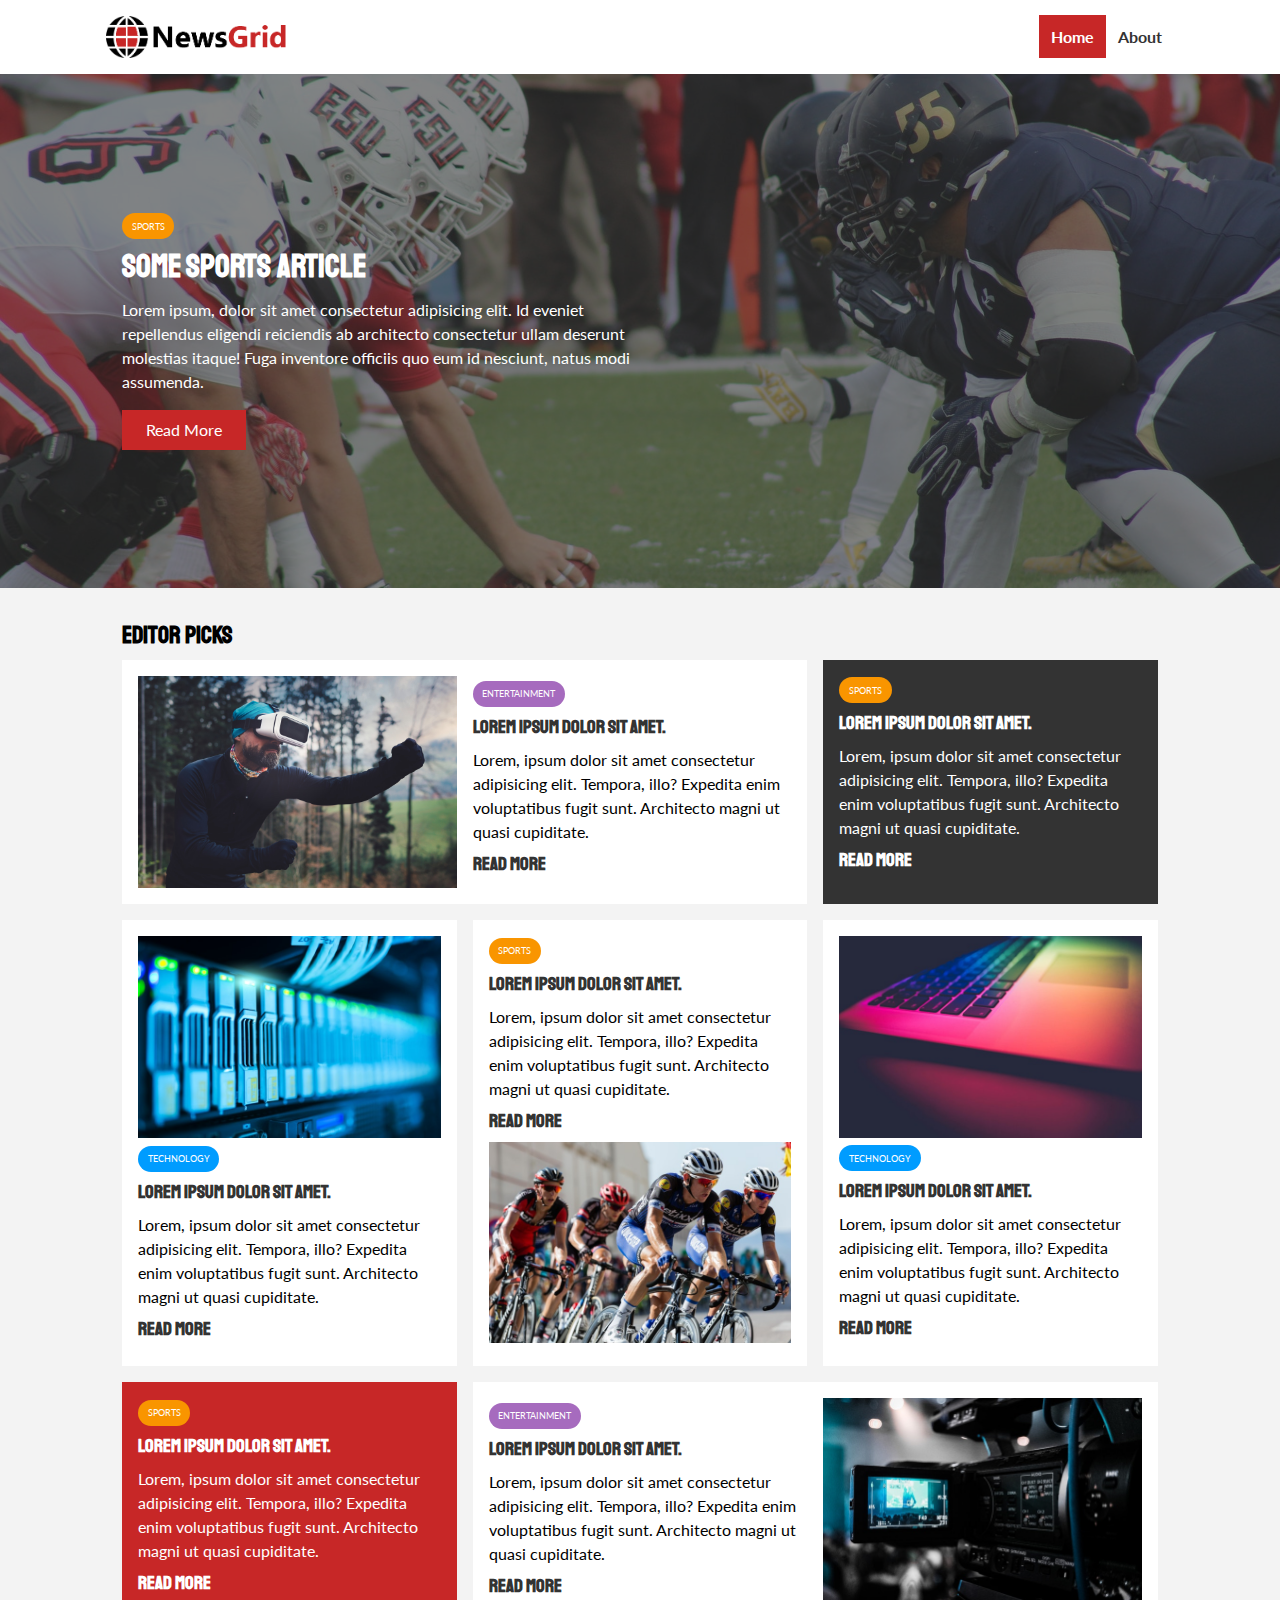
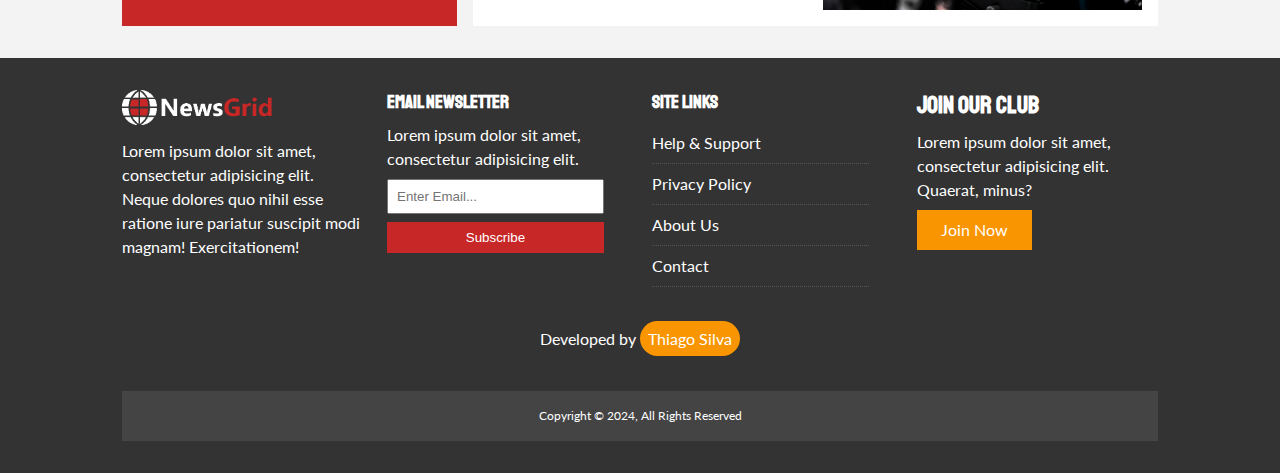
<file: index.html>
<!DOCTYPE html>
<html lang="en">
  <head>
    <meta charset="UTF-8" />
    <meta name="viewport" content="width=device-width, initial-scale=1.0" />
    <link rel="apple-touch-icon" sizes="180x180" href="/apple-touch-icon.png" />
    <link rel="icon" type="image/png" sizes="32x32" href="/favicon-32x32.png" />
    <link rel="icon" type="image/png" sizes="16x16" href="/favicon-16x16.png" />
    <link rel="manifest" href="/site.webmanifest" />
    <link
      rel="stylesheet"
      href="https://cdnjs.cloudflare.com/ajax/libs/font-awesome/6.5.2/css/all.min.css"
      integrity="sha512-SnH5WK+bZxgPHs44uWIX+LLJAJ9/2PkPKZ5QiAj6Ta86w+fsb2TkcmfRyVX3pBnMFcV7oQPJkl9QevSCWr3W6A=="
      crossorigin="anonymous"
      referrerpolicy="no-referrer"
    />

    <link rel="stylesheet" href="css/utilities.css" />
    <link rel="stylesheet" href="css/style.css" />
    <link
      rel="stylesheet"
      media="screen and (max-width: 768px)"
      href="css/mobile.css"
    />
    <title>NewsGrid | Latest News</title>
  </head>
  <body>
    <nav id="main-nav">
      <div class="container">
        <img class="logo" src="images/logo.png" alt="NewsGrid Logo" />
        <div class="social">
          <a href="https://facebook.com" target="_blank">
            <i class="fab fa-facebook fa-2x"></i>
          </a>
          <a href="https://twitter.com/.com" target="_blank">
            <i class="fab fa-twitter fa-2x"></i>
          </a>
          <a href="https://instagram.com" target="_blank">
            <i class="fab fa-instagram fa-2x"></i>
          </a>
          <a href="https://youtube.com" target="_blank">
            <i class="fab fa-youtube fa-2x"></i>
          </a>
        </div>
        <ul>
          <li><a class="current" href="index.html">Home</a></li>
          <li><a href="about.html">About</a></li>
        </ul>
      </div>
    </nav>

    <!-- SHOWCASE -->
    <header id="showcase">
      <div class="container">
        <div class="showcase-container">
          <div class="showcase-content">
            <div class="category category-sports">Sports</div>
            <h1>Some Sports Article</h1>
            <p>
              Lorem ipsum, dolor sit amet consectetur adipisicing elit. Id
              eveniet repellendus eligendi reiciendis ab architecto consectetur
              ullam deserunt molestias itaque! Fuga inventore officiis quo eum
              id nesciunt, natus modi assumenda.
            </p>
            <a target="_blank" href="article.html" class="btn btn-primary"
              >Read More</a
            >
          </div>
        </div>
      </div>
    </header>

    <!-- HOME ARTICLES -->
    <section id="home-articles" class="py-2">
      <div class="container">
        <h2>Editor Picks</h2>
        <div class="articles-container">
          <article class="card">
            <img src="images/articles/ent1.jpg" alt="Ent 01" />
            <div>
              <div class="category category-ent">Entertainment</div>
              <h3>
                <a target="_blank" href="article.html"
                  >Lorem ipsum dolor sit amet.</a
                >
              </h3>
              <p>
                Lorem, ipsum dolor sit amet consectetur adipisicing elit.
                Tempora, illo? Expedita enim voluptatibus fugit sunt. Architecto
                magni ut quasi cupiditate.
              </p>
              <h3 class="read-more">
                <a target="_blank" href="article.html"
                  ><i class="fas fa-chevron-right"></i> Read More</a
                >
              </h3>
            </div>
          </article>

          <article class="card bg-dark">
            <div class="category category-sports">Sports</div>
            <h3>
              <a target="_blank" href="article.html"
                >Lorem ipsum dolor sit amet.</a
              >
            </h3>
            <p>
              Lorem, ipsum dolor sit amet consectetur adipisicing elit. Tempora,
              illo? Expedita enim voluptatibus fugit sunt. Architecto magni ut
              quasi cupiditate.
            </p>
            <h3 class="read-more">
              <a target="_blank" href="article.html"
                ><i class="fas fa-chevron-right"></i> Read More</a
              >
            </h3>
          </article>

          <article class="card">
            <img src="images/articles/tech1.jpg" alt="Tech 01" />
            <div class="category category-tech">Technology</div>
            <h3>
              <a target="_blank" href="article.html"
                >Lorem ipsum dolor sit amet.</a
              >
            </h3>
            <p>
              Lorem, ipsum dolor sit amet consectetur adipisicing elit. Tempora,
              illo? Expedita enim voluptatibus fugit sunt. Architecto magni ut
              quasi cupiditate.
            </p>
            <h3 class="read-more">
              <a target="_blank" href="article.html"
                ><i class="fas fa-chevron-right"></i> Read More</a
              >
            </h3>
          </article>

          <article class="card">
            <div class="category category-sports">Sports</div>
            <h3>
              <a target="_blank" href="article.html"
                >Lorem ipsum dolor sit amet.</a
              >
            </h3>
            <p>
              Lorem, ipsum dolor sit amet consectetur adipisicing elit. Tempora,
              illo? Expedita enim voluptatibus fugit sunt. Architecto magni ut
              quasi cupiditate.
            </p>
            <h3 class="read-more">
              <a target="_blank" href="article.html"
                ><i class="fas fa-chevron-right"></i> Read More</a
              >
            </h3>
            <img src="images/articles/sports1.jpg" alt="Sports 01" />
          </article>

          <article class="card">
            <img src="images/articles/tech2.jpg" alt="Tech 02" />
            <div class="category category-tech">Technology</div>
            <h3>
              <a target="_blank" href="article.html"
                >Lorem ipsum dolor sit amet.</a
              >
            </h3>
            <p>
              Lorem, ipsum dolor sit amet consectetur adipisicing elit. Tempora,
              illo? Expedita enim voluptatibus fugit sunt. Architecto magni ut
              quasi cupiditate.
            </p>
            <h3 class="read-more">
              <a target="_blank" href="article.html"
                ><i class="fas fa-chevron-right"></i> Read More</a
              >
            </h3>
          </article>

          <article class="card bg-primary">
            <div class="category category-sports">Sports</div>
            <h3>
              <a target="_blank" href="article.html"
                >Lorem ipsum dolor sit amet.</a
              >
            </h3>
            <p>
              Lorem, ipsum dolor sit amet consectetur adipisicing elit. Tempora,
              illo? Expedita enim voluptatibus fugit sunt. Architecto magni ut
              quasi cupiditate.
            </p>
            <h3 class="read-more">
              <a target="_blank" href="article.html"
                ><i class="fas fa-chevron-right"></i> Read More</a
              >
            </h3>
          </article>

          <article class="card">
            <div>
              <div class="category category-ent">Entertainment</div>
              <h3>
                <a target="_blank" href="article.html"
                  >Lorem ipsum dolor sit amet.</a
                >
              </h3>
              <p>
                Lorem, ipsum dolor sit amet consectetur adipisicing elit.
                Tempora, illo? Expedita enim voluptatibus fugit sunt. Architecto
                magni ut quasi cupiditate.
              </p>
              <h3 class="read-more">
                <a target="_blank" href="article.html"
                  ><i class="fas fa-chevron-right"></i> Read More</a
                >
              </h3>
            </div>
            <img src="images/articles/ent2.jpg" alt="Ent 02" />
          </article>
        </div>
      </div>
    </section>

    <!-- FOOTER -->
    <footer id="main-footer" class="py-2">
      <div class="container footer-container">
        <div>
          <img src="images/logo_light.png" alt="Logo Light" />
          <p>
            Lorem ipsum dolor sit amet, consectetur adipisicing elit. Neque
            dolores quo nihil esse ratione iure pariatur suscipit modi magnam!
            Exercitationem!
          </p>
        </div>

        <div>
          <h3>Email Newsletter</h3>
          <p>Lorem ipsum dolor sit amet, consectetur adipisicing elit.</p>
          <form>
            <input type="email" placeholder="Enter Email..." />
            <input class="btn btn-primary" type="submit" value="Subscribe" />
          </form>
        </div>

        <div>
          <h3>Site Links</h3>
          <ul class="list">
            <li><a href="#">Help & Support</a></li>
            <li><a href="#">Privacy Policy</a></li>
            <li><a href="#">About Us</a></li>
            <li><a href="#">Contact</a></li>
          </ul>
        </div>

        <div>
          <h2>Join Our Club</h2>
          <p>
            Lorem ipsum dolor sit amet, consectetur adipisicing elit. Quaerat,
            minus?
          </p>
          <a href="#" class="btn btn-secondary">Join Now</a>
        </div>

        <div class="developer">
          <p>
            Developed by
            <a
              target="_blank"
              href="https://thiagotpsilva.github.io/portfolio/"
            >
              Thiago Silva
            </a>
          </p>
        </div>

        <div>
          <p>Copyright &copy; 2024, All Rights Reserved</p>
        </div>
      </div>
    </footer>
  </body>
</html>
</file>
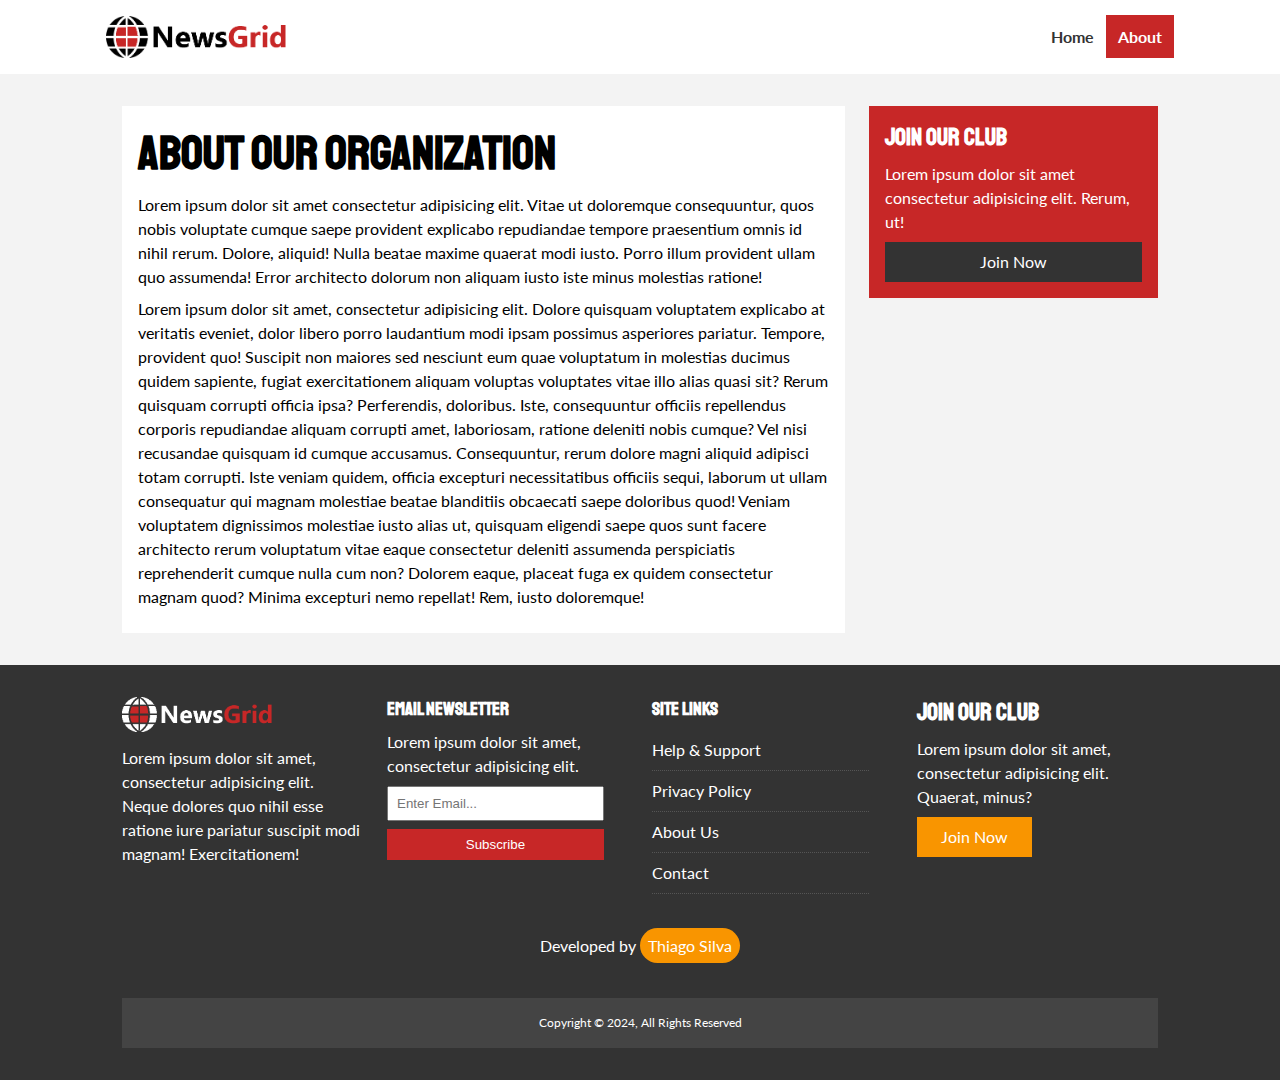
<file: about.html>
<!DOCTYPE html>
<html lang="en">
  <head>
    <meta charset="UTF-8" />
    <meta name="viewport" content="width=device-width, initial-scale=1.0" />
    <link rel="apple-touch-icon" sizes="180x180" href="/apple-touch-icon.png" />
    <link rel="icon" type="image/png" sizes="32x32" href="/favicon-32x32.png" />
    <link rel="icon" type="image/png" sizes="16x16" href="/favicon-16x16.png" />
    <link rel="manifest" href="/site.webmanifest" />
    <link
      rel="stylesheet"
      href="https://cdnjs.cloudflare.com/ajax/libs/font-awesome/6.5.2/css/all.min.css"
      integrity="sha512-SnH5WK+bZxgPHs44uWIX+LLJAJ9/2PkPKZ5QiAj6Ta86w+fsb2TkcmfRyVX3pBnMFcV7oQPJkl9QevSCWr3W6A=="
      crossorigin="anonymous"
      referrerpolicy="no-referrer"
    />

    <link rel="stylesheet" href="css/utilities.css" />
    <link rel="stylesheet" href="css/style.css" />
    <link
      rel="stylesheet"
      media="screen and (max-width: 768px)"
      href="css/mobile.css"
    />
    <title>NewsGrid | About</title>
  </head>
  <body>
    <nav id="main-nav">
      <div class="container">
        <img class="logo" src="images/logo.png" alt="NewsGrid Logo" />
        <div class="social">
          <a href="https://facebook.com" target="_blank">
            <i class="fab fa-facebook fa-2x"></i>
          </a>
          <a href="https://twitter.com/.com" target="_blank">
            <i class="fab fa-twitter fa-2x"></i>
          </a>
          <a href="https://instagram.com" target="_blank">
            <i class="fab fa-instagram fa-2x"></i>
          </a>
          <a href="https://youtube.com" target="_blank">
            <i class="fab fa-youtube fa-2x"></i>
          </a>
        </div>
        <ul>
          <li><a href="index.html">Home</a></li>
          <li><a class="current" href="about.html">About</a></li>
        </ul>
      </div>
    </nav>

    <!-- ABOUT -->
    <section id="about">
      <div class="container">
        <div class="page-container">
          <article class="card">
            <h1 class="l-heading">About Our Organization</h1>
            <p>
              Lorem ipsum dolor sit amet consectetur adipisicing elit. Vitae ut
              doloremque consequuntur, quos nobis voluptate cumque saepe
              provident explicabo repudiandae tempore praesentium omnis id nihil
              rerum. Dolore, aliquid! Nulla beatae maxime quaerat modi iusto.
              Porro illum provident ullam quo assumenda! Error architecto
              dolorum non aliquam iusto iste minus molestias ratione!
            </p>
            <p>
              Lorem ipsum dolor sit amet, consectetur adipisicing elit. Dolore
              quisquam voluptatem explicabo at veritatis eveniet, dolor libero
              porro laudantium modi ipsam possimus asperiores pariatur. Tempore,
              provident quo! Suscipit non maiores sed nesciunt eum quae
              voluptatum in molestias ducimus quidem sapiente, fugiat
              exercitationem aliquam voluptas voluptates vitae illo alias quasi
              sit? Rerum quisquam corrupti officia ipsa? Perferendis, doloribus.
              Iste, consequuntur officiis repellendus corporis repudiandae
              aliquam corrupti amet, laboriosam, ratione deleniti nobis cumque?
              Vel nisi recusandae quisquam id cumque accusamus. Consequuntur,
              rerum dolore magni aliquid adipisci totam corrupti. Iste veniam
              quidem, officia excepturi necessitatibus officiis sequi, laborum
              ut ullam consequatur qui magnam molestiae beatae blanditiis
              obcaecati saepe doloribus quod! Veniam voluptatem dignissimos
              molestiae iusto alias ut, quisquam eligendi saepe quos sunt facere
              architecto rerum voluptatum vitae eaque consectetur deleniti
              assumenda perspiciatis reprehenderit cumque nulla cum non? Dolorem
              eaque, placeat fuga ex quidem consectetur magnam quod? Minima
              excepturi nemo repellat! Rem, iusto doloremque!
            </p>
          </article>

          <aside class="card bg-primary">
            <h2>Join Our Club</h2>
            <p>
              Lorem ipsum dolor sit amet consectetur adipisicing elit. Rerum,
              ut!
            </p>
            <a href="#" class="btn btn-dark btn-block">Join Now</a>
          </aside>
        </div>
      </div>
    </section>

    <!-- FOOTER -->
    <footer id="main-footer" class="py-2">
      <div class="container footer-container">
        <div>
          <img src="images/logo_light.png" alt="Logo Light" />
          <p>
            Lorem ipsum dolor sit amet, consectetur adipisicing elit. Neque
            dolores quo nihil esse ratione iure pariatur suscipit modi magnam!
            Exercitationem!
          </p>
        </div>

        <div>
          <h3>Email Newsletter</h3>
          <p>Lorem ipsum dolor sit amet, consectetur adipisicing elit.</p>
          <form>
            <input type="email" placeholder="Enter Email..." />
            <input class="btn btn-primary" type="submit" value="Subscribe" />
          </form>
        </div>

        <div>
          <h3>Site Links</h3>
          <ul class="list">
            <li><a href="#">Help & Support</a></li>
            <li><a href="#">Privacy Policy</a></li>
            <li><a href="#">About Us</a></li>
            <li><a href="#">Contact</a></li>
          </ul>
        </div>

        <div>
          <h2>Join Our Club</h2>
          <p>
            Lorem ipsum dolor sit amet, consectetur adipisicing elit. Quaerat,
            minus?
          </p>
          <a href="#" class="btn btn-secondary">Join Now</a>
        </div>

        <div class="developer">
          <p>
            Developed by
            <a
              target="_blank"
              href="https://thiagotpsilva.github.io/portfolio/"
            >
              Thiago Silva
            </a>
          </p>
        </div>

        <div>
          <p>Copyright &copy; 2024, All Rights Reserved</p>
        </div>
      </div>
    </footer>
  </body>
</html>
</file>
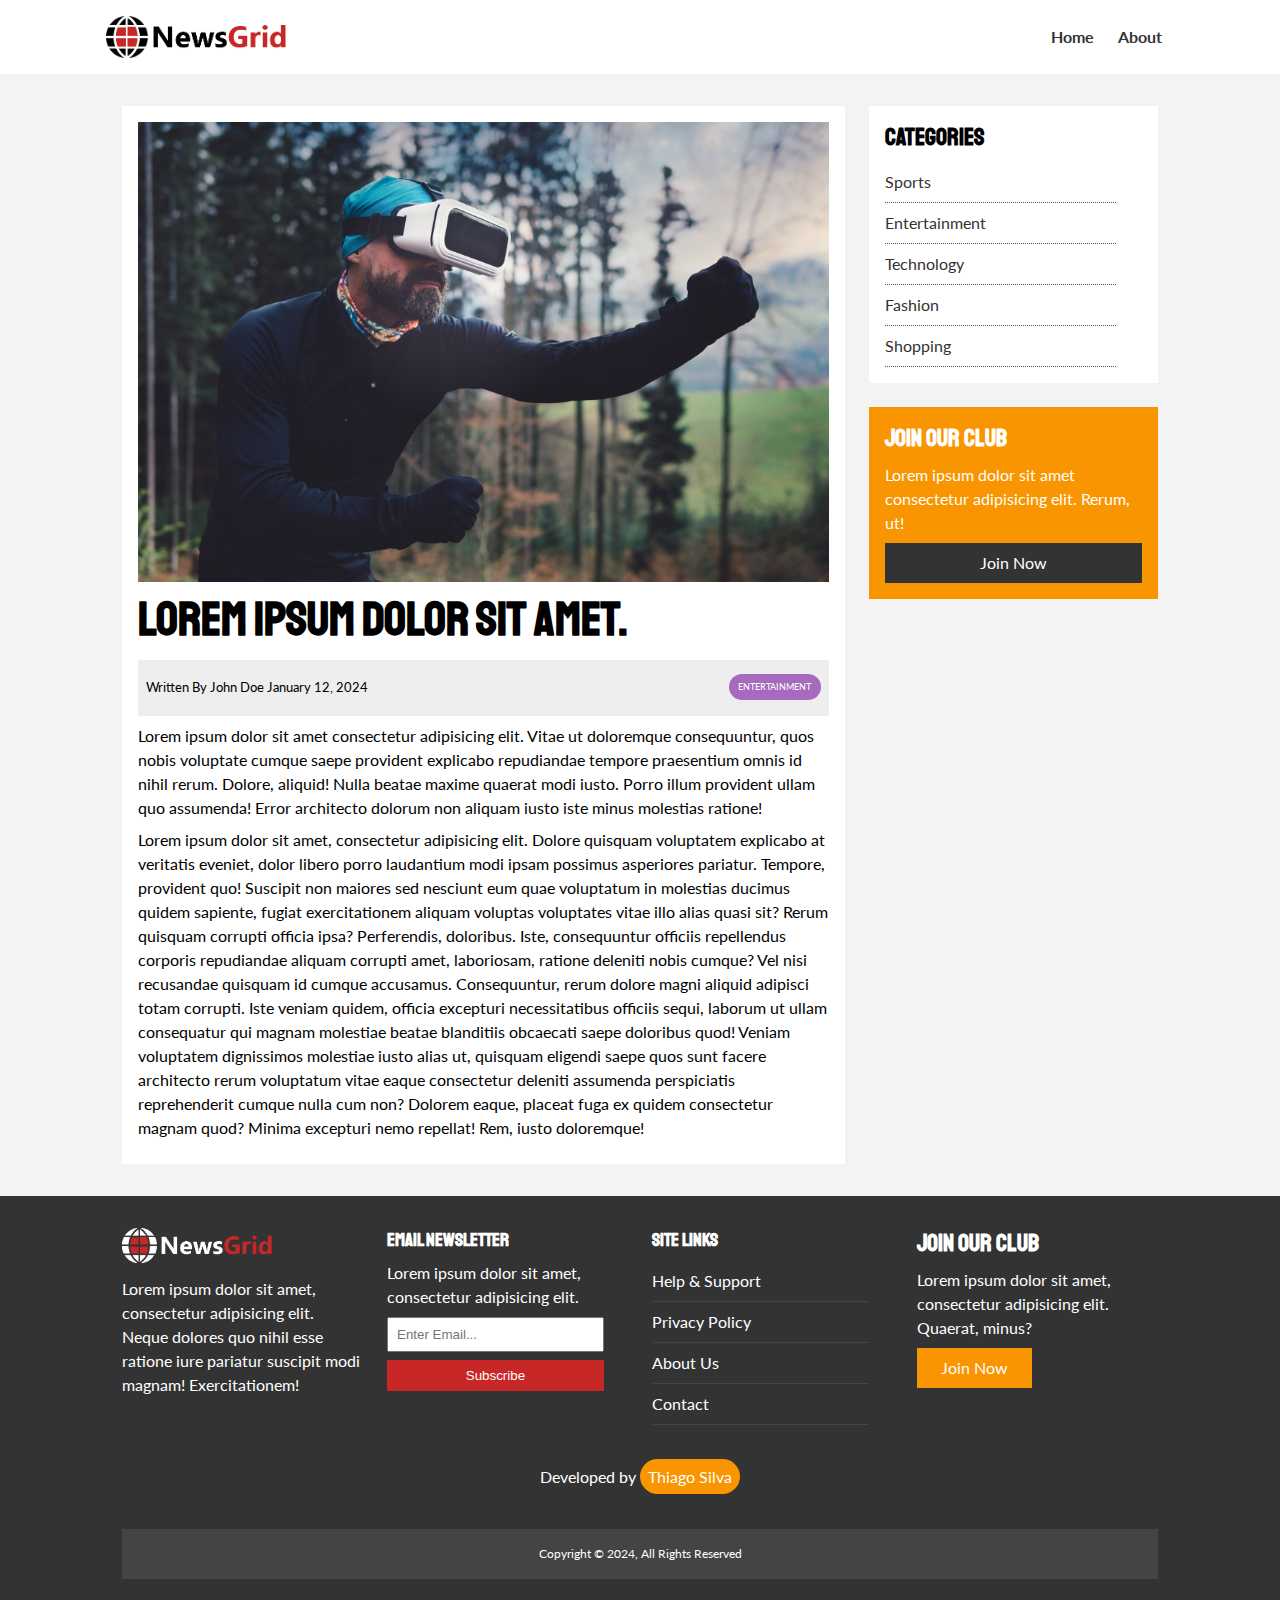
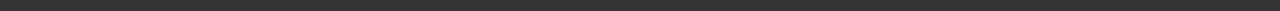
<file: article.html>
<!DOCTYPE html>
<html lang="en">
  <head>
    <meta charset="UTF-8" />
    <meta name="viewport" content="width=device-width, initial-scale=1.0" />
    <link rel="apple-touch-icon" sizes="180x180" href="/apple-touch-icon.png" />
    <link rel="icon" type="image/png" sizes="32x32" href="/favicon-32x32.png" />
    <link rel="icon" type="image/png" sizes="16x16" href="/favicon-16x16.png" />
    <link rel="manifest" href="/site.webmanifest" />
    <link
      rel="stylesheet"
      href="https://cdnjs.cloudflare.com/ajax/libs/font-awesome/6.5.2/css/all.min.css"
      integrity="sha512-SnH5WK+bZxgPHs44uWIX+LLJAJ9/2PkPKZ5QiAj6Ta86w+fsb2TkcmfRyVX3pBnMFcV7oQPJkl9QevSCWr3W6A=="
      crossorigin="anonymous"
      referrerpolicy="no-referrer"
    />

    <link rel="stylesheet" href="css/utilities.css" />
    <link rel="stylesheet" href="css/style.css" />
    <link
      rel="stylesheet"
      media="screen and (max-width: 768px)"
      href="css/mobile.css"
    />
    <title>NewsGrid | Latest News</title>
  </head>
  <body>
    <nav id="main-nav">
      <div class="container">
        <img class="logo" src="images/logo.png" alt="NewsGrid Logo" />
        <div class="social">
          <a href="https://facebook.com" target="_blank">
            <i class="fab fa-facebook fa-2x"></i>
          </a>
          <a href="https://twitter.com/.com" target="_blank">
            <i class="fab fa-twitter fa-2x"></i>
          </a>
          <a href="https://instagram.com" target="_blank">
            <i class="fab fa-instagram fa-2x"></i>
          </a>
          <a href="https://youtube.com" target="_blank">
            <i class="fab fa-youtube fa-2x"></i>
          </a>
        </div>
        <ul>
          <li><a href="index.html">Home</a></li>
          <li><a href="about.html">About</a></li>
        </ul>
      </div>
    </nav>

    <!-- ARTICLE -->
    <section id="article">
      <div class="container">
        <div class="page-container">
          <article class="card">
            <img src="images/articles/ent1.jpg" alt="Ent 01" />
            <h1 class="l-heading">Lorem ipsum dolor sit amet.</h1>
            <div class="meta">
              <small>
                <i class="fas fa-user"></i> Written By John Doe January 12, 2024
              </small>
              <div class="category category-ent">Entertainment</div>
            </div>
            <p>
              Lorem ipsum dolor sit amet consectetur adipisicing elit. Vitae ut
              doloremque consequuntur, quos nobis voluptate cumque saepe
              provident explicabo repudiandae tempore praesentium omnis id nihil
              rerum. Dolore, aliquid! Nulla beatae maxime quaerat modi iusto.
              Porro illum provident ullam quo assumenda! Error architecto
              dolorum non aliquam iusto iste minus molestias ratione!
            </p>
            <p>
              Lorem ipsum dolor sit amet, consectetur adipisicing elit. Dolore
              quisquam voluptatem explicabo at veritatis eveniet, dolor libero
              porro laudantium modi ipsam possimus asperiores pariatur. Tempore,
              provident quo! Suscipit non maiores sed nesciunt eum quae
              voluptatum in molestias ducimus quidem sapiente, fugiat
              exercitationem aliquam voluptas voluptates vitae illo alias quasi
              sit? Rerum quisquam corrupti officia ipsa? Perferendis, doloribus.
              Iste, consequuntur officiis repellendus corporis repudiandae
              aliquam corrupti amet, laboriosam, ratione deleniti nobis cumque?
              Vel nisi recusandae quisquam id cumque accusamus. Consequuntur,
              rerum dolore magni aliquid adipisci totam corrupti. Iste veniam
              quidem, officia excepturi necessitatibus officiis sequi, laborum
              ut ullam consequatur qui magnam molestiae beatae blanditiis
              obcaecati saepe doloribus quod! Veniam voluptatem dignissimos
              molestiae iusto alias ut, quisquam eligendi saepe quos sunt facere
              architecto rerum voluptatum vitae eaque consectetur deleniti
              assumenda perspiciatis reprehenderit cumque nulla cum non? Dolorem
              eaque, placeat fuga ex quidem consectetur magnam quod? Minima
              excepturi nemo repellat! Rem, iusto doloremque!
            </p>
          </article>

          <aside id="categories" class="card">
            <h2>Categories</h2>
            <ul class="list">
              <li>
                <a href="#"><i class="fas fa-chevron-right"></i> Sports</a>
              </li>
              <li>
                <a href="#">
                  <i class="fas fa-chevron-right"></i> Entertainment</a
                >
              </li>
              <li>
                <a href="#"><i class="fas fa-chevron-right"></i> Technology</a>
              </li>
              <li>
                <a href="#"><i class="fas fa-chevron-right"></i> Fashion</a>
              </li>
              <li>
                <a href="#"><i class="fas fa-chevron-right"></i> Shopping</a>
              </li>
            </ul>
          </aside>

          <aside class="card bg-secondary">
            <h2>Join Our Club</h2>
            <p>
              Lorem ipsum dolor sit amet consectetur adipisicing elit. Rerum,
              ut!
            </p>
            <a href="#" class="btn btn-dark btn-block">Join Now</a>
          </aside>
        </div>
      </div>
    </section>

    <!-- FOOTER -->
    <footer id="main-footer" class="py-2">
      <div class="container footer-container">
        <div>
          <img src="images/logo_light.png" alt="Logo Light" />
          <p>
            Lorem ipsum dolor sit amet, consectetur adipisicing elit. Neque
            dolores quo nihil esse ratione iure pariatur suscipit modi magnam!
            Exercitationem!
          </p>
        </div>

        <div>
          <h3>Email Newsletter</h3>
          <p>Lorem ipsum dolor sit amet, consectetur adipisicing elit.</p>
          <form>
            <input type="email" placeholder="Enter Email..." />
            <input class="btn btn-primary" type="submit" value="Subscribe" />
          </form>
        </div>

        <div>
          <h3>Site Links</h3>
          <ul class="list">
            <li><a href="#">Help & Support</a></li>
            <li><a href="#">Privacy Policy</a></li>
            <li><a href="#">About Us</a></li>
            <li><a href="#">Contact</a></li>
          </ul>
        </div>

        <div>
          <h2>Join Our Club</h2>
          <p>
            Lorem ipsum dolor sit amet, consectetur adipisicing elit. Quaerat,
            minus?
          </p>
          <a href="#" class="btn btn-secondary">Join Now</a>
        </div>

        <div class="developer">
          <p>
            Developed by
            <a
              target="_blank"
              href="https://thiagotpsilva.github.io/portfolio/"
            >
              Thiago Silva
            </a>
          </p>
        </div>

        <div>
          <p>Copyright &copy; 2024, All Rights Reserved</p>
        </div>
      </div>
    </footer>
  </body>
</html>
</file>
<file: css/utilities.css>
/* UTILITIES */
.container {
  max-width: var(--max-width);
  margin: auto;
  padding: 0 2rem;
  overflow: hidden;
}

/* CATEGORIES */
.category {
  display: inline-block;
  color: #fff;
  font-size: 0.55rem;
  text-transform: uppercase;
  padding: 0.4rem 0.6rem;
  border-radius: 15px;
  margin-bottom: 0.5rem;
}

.category-sports {
  background-color: var(--sports-color);
}

.category-ent {
  background-color: var(--ent-color);
}

.category-tech {
  background-color: var(--tech-color);
}

/* BUTTONS */
.btn {
  display: inline-block;
  border: none;
  background-color: var(--dark-color);
  color: #fff;
  padding: 0.5rem 1.5rem;
}

.btn:hover {
  opacity: 0.9;
}

.btn-light {
  background-color: var(--light-color);
}

.btn-primary {
  background-color: var(--primary-color);
}

.btn-secondary {
  background-color: var(--secondary-color);
}

.btn-block {
  display: block;
  width: 100%;
  text-align: center;
}

/* CARDS */
.card {
  background-color: #fff;
  padding: 1rem;
}

/* BACKGROUNDS */
.bg-dark {
  background-color: var(--dark-color);
  color: #fff;
}

.bg-primary {
  background-color: var(--primary-color);
  color: #fff;
}

.bg-secondary {
  background-color: var(--secondary-color);
  color: #fff;
}

.bg-dark h1,
.bg-dark h2,
.bg-dark h3,
.bg-dark a,
.bg-primary h1,
.bg-primary h2,
.bg-primary h3,
.bg-primary a,
.bg-secondary h1,
.bg-secondary h2,
.bg-secondary h3,
.bg-secondary a {
  color: #fff;
}
/* PADDINGS */
.py-1 {
  padding: 1.5rem 0;
}
.py-2 {
  padding: 2rem 0;
}
.py-3 {
  padding: 3rem 0;
}
.p-1 {
  padding: 1.5rem;
}
.p-2 {
  padding: 2rem;
}
.p-3 {
  padding: 3rem;
}

/* LISTS */
.list li {
  padding: 0.5rem 0;
  border-bottom: 1px dotted #555;
  width: 90%;
}

.list li a:hover {
  color: var(--primary-color) !important;
}

/* TEXT STYLES */
.l-heading {
  font-size: 3rem;
}
</file>
<file: css/style.css>
@import url('https://fonts.googleapis.com/css2?family=Lato:ital,wght@0,100;0,300;0,400;0,700;0,900;1,100;1,300;1,400;1,700;1,900&display=swap');

@import url('https://fonts.googleapis.com/css2?family=Staatliches&display=swap');

:root {
  --primary-color: #c72727;
  --secondary-color: #f99500;
  --light-color: #f3f3f3;
  --dark-color: #333;
  --max-width: 1100px;
  --primary-font: 'Lato', sans-serif;
  --secondary-font: 'Staatliches', sans-serif;
}

.category {
  --sports-color: #f99500;
  --ent-color: #a66bbe;
  --tech-color: #009cff;
}

/* CSS RESET */
* {
  box-sizing: border-box;
  margin: 0;
  padding: 0;
}

/* html {
  font-size: 62.5%;
} */

body {
  /* font-size: 1.6rem; */
  font-family: var(--primary-font);
  background-color: var(--light-color);
  line-height: 1.5;
}

a {
  color: #333;
  text-decoration: none;
}

ul {
  list-style-type: none;
}

img {
  max-width: 100%;
}

p {
  margin: 0.5rem 0;
}

h1,
h2,
h3,
h4,
h5,
h6 {
  font-family: var(--secondary-font);
  margin-bottom: 0.55rem;
  line-height: 1.3;
}

/* NAVBAR */
#main-nav {
  background-color: #fff;
  position: sticky;
  top: 0;
  z-index: 2;
}

#main-nav .container {
  display: grid;
  grid-template-columns: 6fr 3fr 2fr;
  padding: 1rem;
  align-items: center;
}

#main-nav .logo {
  width: 180px;
}

#main-nav ul {
  justify-self: end;
  display: flex;
}

#main-nav ul li a {
  padding: 0.75rem;
  font-weight: bold;
}

#main-nav ul li a.current {
  background-color: var(--primary-color);
  color: #fff;
}

#main-nav ul li a:hover {
  background-color: var(--light-color);
  color: var(--dark-color);
}

#main-nav .social {
  justify-self: center;
}

#main-nav .social i {
  color: #777;
  margin-right: 0.5rem;
  transition: all 0.2s ease-in;
}

#main-nav .social i:hover {
  color: #333;
  transform: translateY(-0.7rem);
}

#main-nav .social a:last-child i {
  margin-right: 0;
}

/* SHOWCASE */
#showcase {
  color: #fff;
  background-color: #333;
  padding: 2rem;
  position: relative;
}

#showcase::before {
  content: '';
  position: absolute;
  background-image: url('../images/featured.jpg');
  background-repeat: no-repeat;
  background-size: cover;
  background-position: center center;
  top: 0;
  left: 0;
  height: 100%;
  width: 100%;
  opacity: 0.4;
}

#showcase .showcase-container {
  display: grid;
  grid-template-columns: repeat(2, 1fr);
  justify-content: center;
  align-items: center;
  min-height: 50vh;
}

#showcase .showcase-content {
  z-index: 1;
}

#showcase .showcase-content p {
  margin-bottom: 1rem;
}

/* HOME ARTICLES */
#home-articles .articles-container {
  display: grid;
  grid-template-columns: repeat(3, 1fr);
  gap: 1rem;
}

#home-articles .articles-container > *:first-child,
#home-articles .articles-container > *:last-child {
  display: grid;
  grid-template-columns: repeat(2, 1fr);
  gap: 1rem;
  grid-column: 1 / span 2;
  align-items: center;
}

#home-articles .articles-container > *:last-child {
  grid-column: 2 / span 2;
}

#home-articles .read-more:hover {
  opacity: 0.5;
}
#home-articles .articles-container article {
  transition: all 0.2s ease-in-out;
}

#home-articles .articles-container article:hover {
  opacity: 0.8;
}

/* FOOTER */
#main-footer {
  background-color: var(--dark-color);
  color: #fff;
}

#main-footer img {
  width: 150px;
}

#main-footer a {
  color: #fff;
}

#main-footer .footer-container {
  display: grid;
  grid-template-columns: repeat(4, 1fr);
  gap: 1.5rem;
}

#main-footer .footer-container > *:last-child {
  background-color: #444;
  grid-column: 1 / span 4;
  padding: 0.5rem;
  text-align: center;
  font-size: 0.75rem;
}

#main-footer .footer-container .developer {
  grid-column: 1 / span 4;
  align-items: center;
  justify-content: center;
  width: 100%;
  text-align: center;
  padding: 0.5rem;
}

#main-footer .footer-container .developer a {
  background-color: rgba(0, 0, 0, 0.2);
  padding: 0.5rem;
  background-color: var(--secondary-color);
  border-radius: 2rem;
}

#main-footer .footer-container input[type='email'] {
  width: 90%;
  padding: 0.5rem;
  margin-bottom: 0.5rem;
}

#main-footer .footer-container input[type='submit'] {
  width: 90%;
}

/* ABOUT PAGE */
.page-container {
  display: grid;
  grid-template-columns: 5fr 2fr;
  margin: 2rem 0;
  gap: 1.5rem;
}

.page-container > *:first-child {
  grid-row: 1 / span 3;
}

/* ARTICLE PAGE */
#article .meta {
  display: flex;
  justify-content: space-between;
  align-items: center;
  background-color: #eee;
  padding: 0.5rem;
}

#article .meta .category {
  margin-top: 0.4rem;
}
</file>
<file: css/mobile.css>
/* NAVBAR */
/* #main-nav .social {
  display: none;
} */

#main-nav .container {
  grid-template-columns: 1fr;
  gap: 1.2rem;
}

#main-nav ul {
  justify-self: center;
}

#main-nav .logo {
  justify-self: center;
}

#main-nav ul li a {
  padding: 0.5rem;
}

/* HOME ARTICLES */
#home-articles .articles-container {
  grid-template-columns: repeat(2, 1fr);
}

#home-articles .articles-container > *:first-child,
#home-articles .articles-container > *:last-child {
  grid-template-columns: 1fr;
  grid-column: 1;
}

/* SMARTPHONES */
@media (max-width: 600px) {
  /* STACK GRID ITEMS */
  #showcase .showcase-container,
  #home-articles .articles-container,
  #main-footer .footer-container {
    grid-template-columns: 1fr;
  }
  #main-footer .footer-container > *:last-child {
    grid-column: 1;
  }
  #main-footer .footer-container .developer {
    grid-column: 1;
  }
  #main-footer .footer-container > *:first-child,
  #main-footer .footer-container > *:nth-child(2) {
    border-bottom: 1px dotted #444;
    padding-bottom: 1rem;
  }

  .page-container {
    grid-template-columns: 1fr;
    text-align: center;
  }
  .page-container > *:first-child {
    grid-row: 1;
  }

  .l-heading {
    font-size: 2rem;
  }
}
</file>
